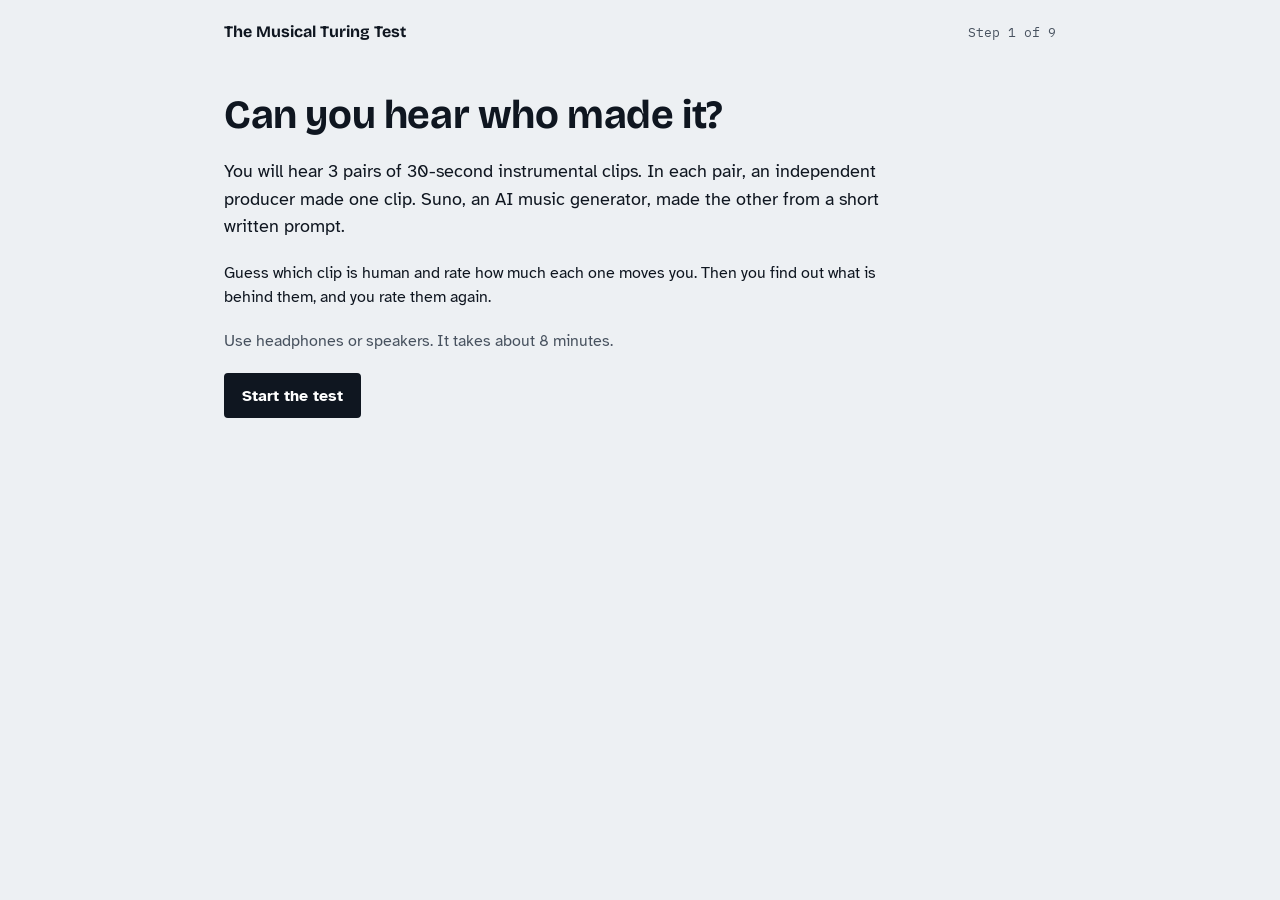
<file: index.html>
<!doctype html>
<html lang="en" data-mode="solo">
<head>
<meta charset="utf-8">
<meta name="viewport" content="width=device-width, initial-scale=1, viewport-fit=cover">
<title>The Musical Turing Test</title>
<link rel="preconnect" href="https://fonts.googleapis.com">
<link rel="preconnect" href="https://fonts.gstatic.com" crossorigin>
<link rel="stylesheet" href="https://fonts.googleapis.com/css2?family=Atkinson+Hyperlegible:wght@400;700&family=Bricolage+Grotesque:opsz,wght@12..96,700&family=IBM+Plex+Mono:wght@400;500&display=swap">
<link rel="stylesheet" href="style.css">
</head>
<body>
<div class="page">
  <header class="brand">
    <h1>The Musical Turing Test</h1>
    <span class="steps" id="steps"></span>
  </header>
  <div id="banner"></div>
  <main id="app"></main>
  <div class="sr-only" role="status" aria-atomic="true" id="live-status"></div>
</div>
<noscript><p>This listening test needs JavaScript to run.</p></noscript>
<script src="data.js"></script>
<script src="app.js"></script>
</body>
</html>
</file>
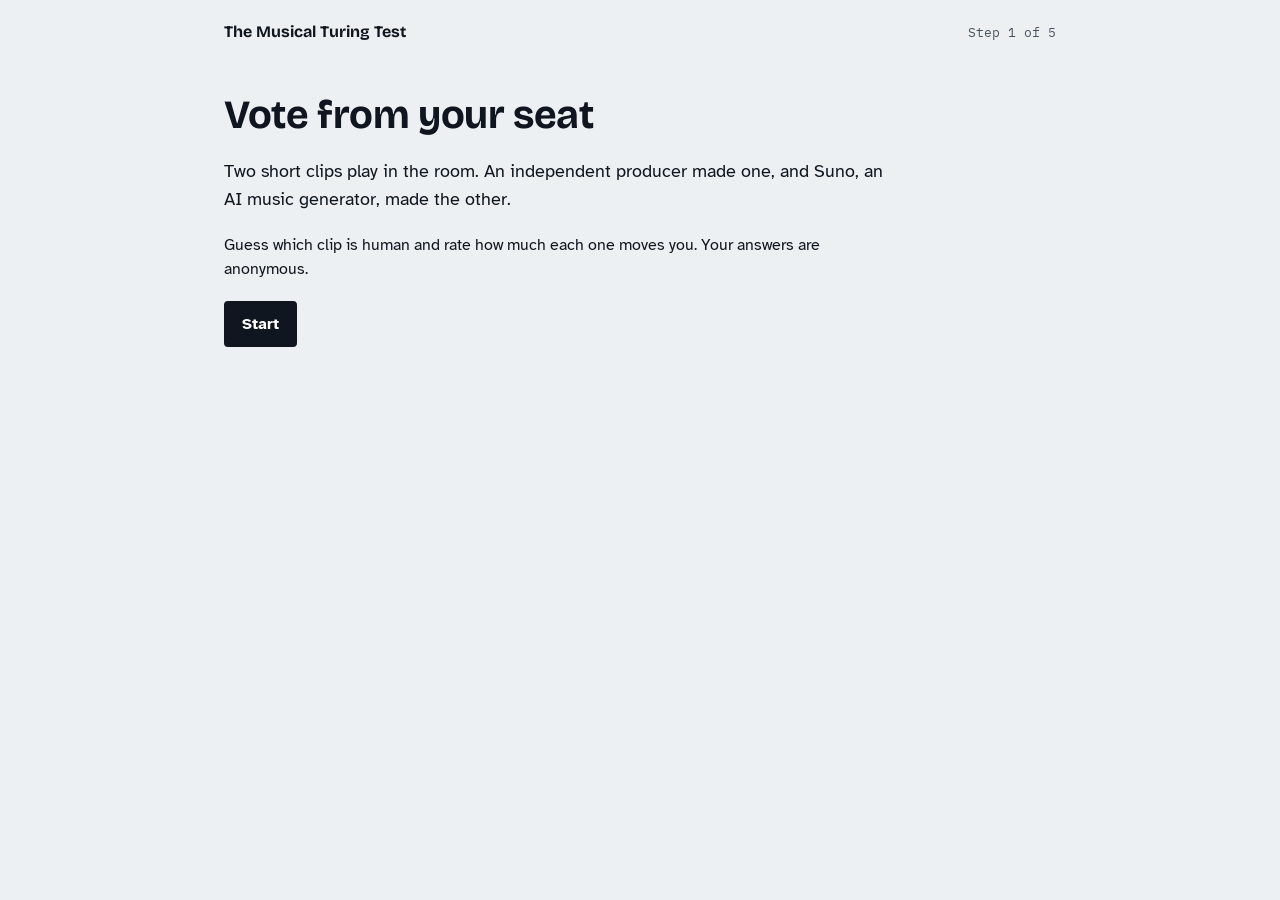
<file: vote.html>
<!doctype html>
<html lang="en" data-mode="vote">
<head>
<meta charset="utf-8">
<meta name="viewport" content="width=device-width, initial-scale=1, viewport-fit=cover">
<title>Vote - The Musical Turing Test</title>
<link rel="preconnect" href="https://fonts.googleapis.com">
<link rel="preconnect" href="https://fonts.gstatic.com" crossorigin>
<link rel="stylesheet" href="https://fonts.googleapis.com/css2?family=Atkinson+Hyperlegible:wght@400;700&family=Bricolage+Grotesque:opsz,wght@12..96,700&family=IBM+Plex+Mono:wght@400;500&display=swap">
<link rel="stylesheet" href="style.css">
</head>
<body>
<div class="page">
  <header class="brand">
    <h1>The Musical Turing Test</h1>
    <span class="steps" id="steps"></span>
  </header>
  <div id="banner"></div>
  <main id="app"></main>
  <div class="sr-only" role="status" aria-atomic="true" id="live-status"></div>
</div>
<noscript><p>This listening test needs JavaScript to run.</p></noscript>
<script src="data.js"></script>
<script src="app.js"></script>
</body>
</html>
</file>
<file: style.css>
/* Layout: one column of steps; a pair is two record "sides" (A/B) with a real waveform as the progress display. */
:root {
  --bg: #edf0f3;
  --surface: #ffffff;
  --ink: #0f1620;
  --muted: #48525f;
  --rule: #c6cdd6;
  --wave: #c6cdd6;
  --control: #7b8694;
  --side-a: #b53a12;
  --side-b: #006e96;
  --focus: #0b57d0;
  --warn-bg: #fbe9d7;
  --warn-ink: #6e2c05;
  --qr-panel: #ffffff;
  --font-display: "Bricolage Grotesque", "Avenir Next", "Segoe UI", system-ui, sans-serif;
  --font-body: "Atkinson Hyperlegible", "Helvetica Neue", Arial, system-ui, sans-serif;
  --font-mono: "IBM Plex Mono", ui-monospace, "SF Mono", Menlo, monospace;
  color-scheme: light dark;
}
@media (prefers-color-scheme: dark) {
  :root:not([data-theme="light"]) {
    --bg: #0f141b; --surface: #18202a; --ink: #eef1f5; --muted: #aab4c1; --rule: #2d3744; --wave: #3b4655;
    --control: #7a8797; --side-a: #d9713e; --side-b: #2f9cbc; --focus: #8ab4ff;
    --warn-bg: #3a2415; --warn-ink: #ffd2b0;
  }
}
:root[data-theme="dark"] {
  --bg: #0f141b; --surface: #18202a; --ink: #eef1f5; --muted: #aab4c1; --rule: #2d3744; --wave: #3b4655;
  --control: #7a8797; --side-a: #d9713e; --side-b: #2f9cbc; --focus: #8ab4ff;
  --warn-bg: #3a2415; --warn-ink: #ffd2b0;
}
:root[data-mode="host"] { font-size: clamp(19px, 1.55vw, 30px); }

* { box-sizing: border-box; }
body {
  margin: 0;
  background: var(--bg);
  color: var(--ink);
  font-family: var(--font-body);
  line-height: 1.5;
}
.page {
  max-width: 54rem;
  margin: 0 auto;
  padding-block: 1.25rem 3rem;
  padding-left: max(16px, env(safe-area-inset-left, 0px));
  padding-right: max(16px, env(safe-area-inset-right, 0px));
  display: flex;
  flex-direction: column;
  gap: 1.5rem;
}
:root[data-mode="host"] .page { max-width: 72rem; }
.brand { display: flex; flex-wrap: wrap; justify-content: space-between; align-items: baseline; gap: 0.25rem 1rem; }
h1 { font-family: var(--font-display); font-size: 1rem; font-weight: 700; margin: 0; }
h2, h3 { font-family: var(--font-display); line-height: 1.15; text-wrap: balance; margin: 0; }
h2 { font-size: clamp(1.7rem, 5vw, 2.5rem); font-weight: 700; letter-spacing: -0.01em; }
h2:focus { outline: none; }
h3 { font-size: 1.2rem; font-weight: 700; }
p { margin: 0; max-width: 42rem; }
a { color: var(--focus); text-underline-offset: 2px; }
:focus-visible { outline: 3px solid var(--focus); outline-offset: 2px; }
.steps { font-family: var(--font-mono); font-size: 0.8rem; color: var(--muted); }
section.step { display: flex; flex-direction: column; gap: 1.25rem; }
.lead { font-size: 1.15rem; }
.muted { color: var(--muted); }
.sr-only { position: absolute; width: 1px; height: 1px; overflow: hidden; clip-path: inset(50%); white-space: nowrap; }
.warn { background: var(--warn-bg); color: var(--warn-ink); border-radius: 4px; padding: 0.6rem 0.9rem; font-weight: 700; max-width: none; }
.alert:empty { position: absolute; clip-path: inset(50%); padding: 0; }
.alert { color: var(--warn-ink); background: var(--warn-bg); padding: 0.5rem 0.8rem; border-radius: 4px; }

/* Sides */
.sides { display: grid; grid-template-columns: repeat(2, minmax(0, 1fr)); gap: 1rem; }
@media (max-width: 720px) { .sides { grid-template-columns: minmax(0, 1fr); } }
.side {
  --side: var(--side-a);
  background: var(--surface);
  border: 1px solid var(--rule);
  border-top: 5px solid var(--side);
  border-radius: 6px;
  padding: 1rem;
  display: flex;
  flex-direction: column;
  gap: 0.9rem;
  min-width: 0;
}
.side.b { --side: var(--side-b); }
.side-label { font-family: var(--font-mono); font-size: 0.8rem; letter-spacing: 0.08em; text-transform: uppercase; color: var(--muted); }

.player { display: grid; grid-template-columns: auto minmax(0, 1fr); gap: 0.5rem 0.9rem; align-items: center; }
.player .time { grid-column: 2; font-family: var(--font-mono); font-size: 0.85rem; color: var(--muted); font-variant-numeric: tabular-nums; }
.player progress { grid-column: 1 / -1; width: 100%; height: 0.6rem; appearance: none; border: 1px solid var(--control); background: var(--surface); }
.player progress::-webkit-progress-bar { background: var(--surface); }
.player progress::-webkit-progress-value { background: var(--side); }
.player progress::-moz-progress-bar { background: var(--side); }
.wave { display: flex; align-items: center; gap: 2px; height: 3.5rem; min-width: 0; }
.wave i { flex: 1 1 0; min-width: 1px; height: calc(var(--h) * 100%); background: var(--wave); border-radius: 1px; }
.wave i.on { background: var(--side); }
button {
  font: inherit;
  font-family: var(--font-body);
  font-weight: 700;
  min-height: 44px;
  min-width: 44px;
  border-radius: 4px;
  cursor: pointer;
  padding: 0.55rem 1rem;
  border: 2px solid var(--ink);
  background: var(--surface);
  color: var(--ink);
}
button.primary { background: var(--ink); color: var(--surface); }
button.primary[aria-disabled="true"] { background: var(--surface); color: var(--ink); border-style: dashed; border-color: var(--control); cursor: not-allowed; }
button.play { background: var(--side); border-color: var(--side); color: var(--surface); white-space: nowrap; }
button.link { background: none; border: 0; padding: 0.55rem 0; color: var(--muted); text-decoration: underline; font-weight: 400; }

/* Radios */
fieldset { border: 0; margin: 0; padding: 0; display: flex; flex-direction: column; gap: 0.5rem; min-width: 0; }
legend { padding: 0; font-weight: 700; margin-bottom: 0.5rem; max-width: 42rem; }
.opts { display: flex; flex-wrap: wrap; gap: 8px; }
.opt { position: relative; display: block; min-width: 44px; min-height: 44px; flex: 1 1 44px; max-width: 5rem; }
.opts.wide .opt { flex: 1 1 8rem; max-width: 14rem; }
.opt input { position: absolute; inset: 0; width: 100%; height: 100%; margin: 0; opacity: 0; cursor: pointer; }
.opt span {
  display: flex;
  align-items: center;
  justify-content: center;
  gap: 0.35rem;
  height: 100%;
  min-height: 44px;
  background: var(--surface);
  border: 2px solid var(--control);
  border-radius: 4px;
  font-weight: 700;
}
.opt input:hover + span { border-color: var(--ink); }
.opt input:checked + span { background: var(--ink); border-color: var(--ink); color: var(--surface); }
.opt input:checked + span::before { content: "✓"; content: "✓" / ""; }
.opt input:focus-visible + span { outline: 3px solid var(--focus); outline-offset: 2px; }
.guess { background: var(--surface); border: 1px solid var(--rule); border-radius: 6px; padding: 1rem; }

.actions { display: flex; flex-wrap: wrap; gap: 0.75rem 1rem; align-items: center; }
.hint { font-size: 0.95rem; color: var(--muted); }

/* Reveal */
.versus { display: grid; grid-template-columns: repeat(2, minmax(0, 1fr)); gap: 1rem; }
@media (max-width: 720px) { .versus { grid-template-columns: minmax(0, 1fr); } }
.card { background: var(--surface); border: 1px solid var(--rule); border-radius: 6px; padding: 1rem; display: flex; flex-direction: column; gap: 0.75rem; min-width: 0; }
dl { display: grid; grid-template-columns: auto minmax(0, 1fr); gap: 0.25rem 1rem; margin: 0; }
dt { color: var(--muted); }
dd { margin: 0; font-weight: 700; font-variant-numeric: tabular-nums; }
.big { font-family: var(--font-display); font-size: 2.1rem; font-weight: 700; line-height: 1.1; }
.prompt { font-family: var(--font-mono); font-size: 0.9rem; overflow-wrap: anywhere; margin: 0; }
figure { margin: 0; display: flex; flex-direction: column; gap: 0.5rem; }
figcaption { font-size: 0.9rem; color: var(--muted); }
img.shot { width: 100%; height: auto; border-radius: 4px; border: 1px solid var(--rule); }
audio.memo { width: 100%; }
.transcript { font-size: 0.97rem; }

/* Before/after chart: position on a shared 1 to 5 scale, shape separates before (hollow) from after (filled). */
.legend { display: flex; flex-wrap: wrap; gap: 1rem; font-size: 0.9rem; color: var(--muted); }
.legend span { display: inline-flex; align-items: center; gap: 0.4rem; }
.dot { display: inline-block; width: 12px; height: 12px; border-radius: 50%; border: 2px solid var(--ink); background: var(--surface); }
.dot.after { background: var(--ink); }
.rows { display: flex; flex-direction: column; gap: 0.9rem; }
.row { display: grid; grid-template-columns: minmax(0, 1fr) 3.2rem; gap: 0.25rem 0.75rem; align-items: center; }
.row .name { grid-column: 1 / -1; font-size: 0.95rem; }
.track { position: relative; height: 1.6rem; margin-inline: 8px; }
.track::before { content: ""; position: absolute; inset: 50% 0 auto; border-top: 1px solid var(--rule); }
.track .tick { position: absolute; top: 25%; bottom: 25%; border-left: 1px solid var(--control); }
.track .span { position: absolute; top: calc(50% - 1px); height: 2px; background: var(--ink); }
.track .dot { position: absolute; top: 50%; transform: translate(-50%, -50%); z-index: 1; box-shadow: 0 0 0 2px var(--surface); }
.delta { font-family: var(--font-mono); font-weight: 500; text-align: right; font-variant-numeric: tabular-nums; }
.axis { display: flex; justify-content: space-between; margin-inline: 8px 4rem; font-family: var(--font-mono); font-size: 0.8rem; color: var(--muted); }
:root[data-mode="host"] .rows { gap: 0.4rem; }
@media (min-width: 45rem) {
  :root[data-mode="host"] .row { grid-template-columns: 13rem minmax(0, 1fr) 3.2rem; }
  :root[data-mode="host"] .row .name { grid-column: auto; }
  :root[data-mode="host"] .axis { margin-left: calc(13rem + 0.75rem + 8px); }
}

.table-wrap { overflow-x: auto; }
table { border-collapse: collapse; width: 100%; font-size: 0.97rem; }
caption { text-align: left; font-weight: 700; padding-bottom: 0.5rem; }
th, td { text-align: left; padding: 0.5rem 0.75rem 0.5rem 0; border-bottom: 1px solid var(--rule); vertical-align: top; }
thead th { font-family: var(--font-mono); font-size: 0.75rem; font-weight: 500; letter-spacing: 0.05em; text-transform: uppercase; color: var(--muted); }
td.num { font-variant-numeric: tabular-nums; }

/* QR */
.join { display: grid; grid-template-columns: auto minmax(0, 1fr); gap: 1.5rem; align-items: center; }
@media (max-width: 720px) { .join { grid-template-columns: minmax(0, 1fr); } }
.qr { background: var(--qr-panel); padding: 2rem; border-radius: 6px; width: 20rem; max-width: 100%; }
.qr svg { display: block; width: 100%; height: auto; }
.url { font-family: var(--font-mono); font-size: 1.15rem; overflow-wrap: anywhere; }
.question { font-family: var(--font-display); font-size: clamp(1.9rem, 5vw, 3.2rem); font-weight: 700; line-height: 1.12; text-wrap: balance; max-width: 50rem; }
.notes { margin: 0; padding-left: 1.2rem; display: flex; flex-direction: column; gap: 0.5rem; max-width: 42rem; }
details { background: var(--surface); border: 1px solid var(--rule); border-radius: 6px; padding: 0.75rem 1rem; }
summary { font-weight: 700; cursor: pointer; min-height: 44px; padding-block: 0.6rem; }
details ul { padding-left: 1.2rem; margin: 0.5rem 0 0; display: flex; flex-direction: column; gap: 0.35rem; }

@media (prefers-reduced-motion: reduce) {
  *, *::before, *::after { animation: none !important; transition: none !important; scroll-behavior: auto !important; }
}
</file>
